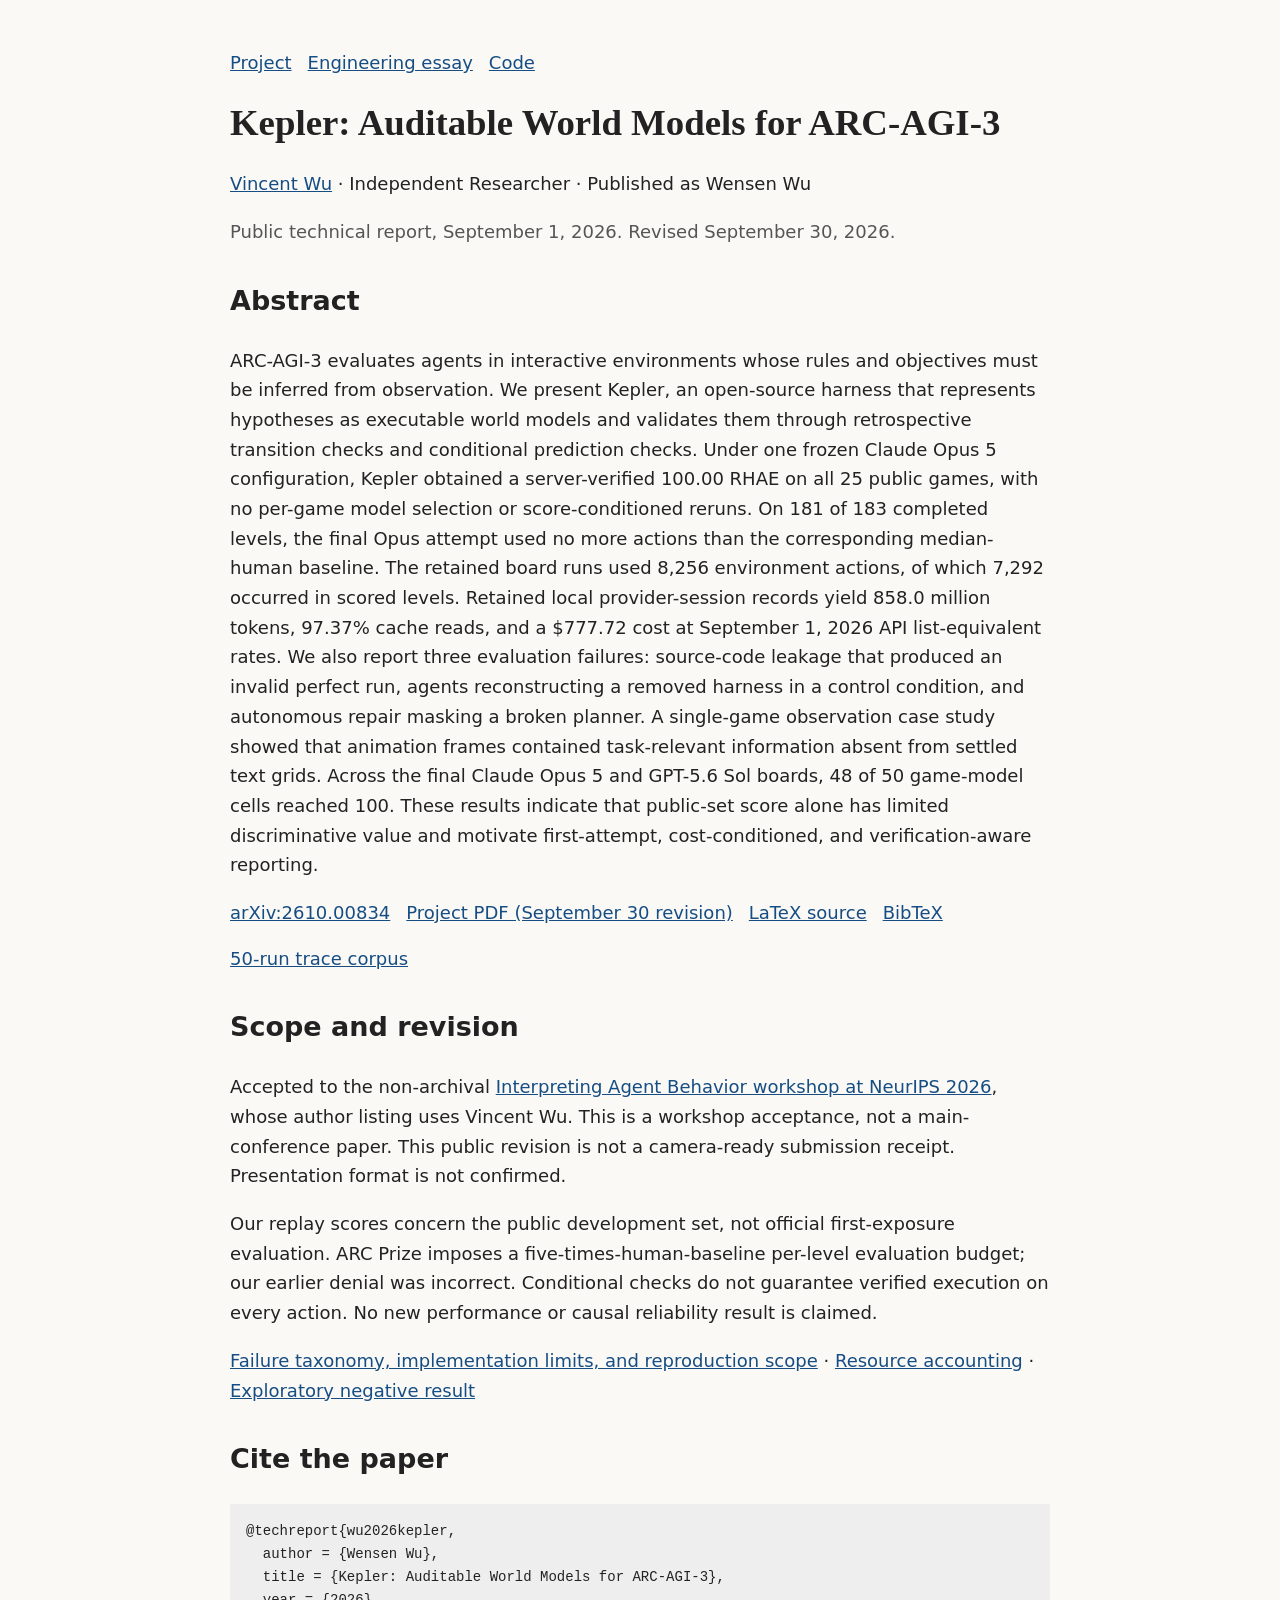
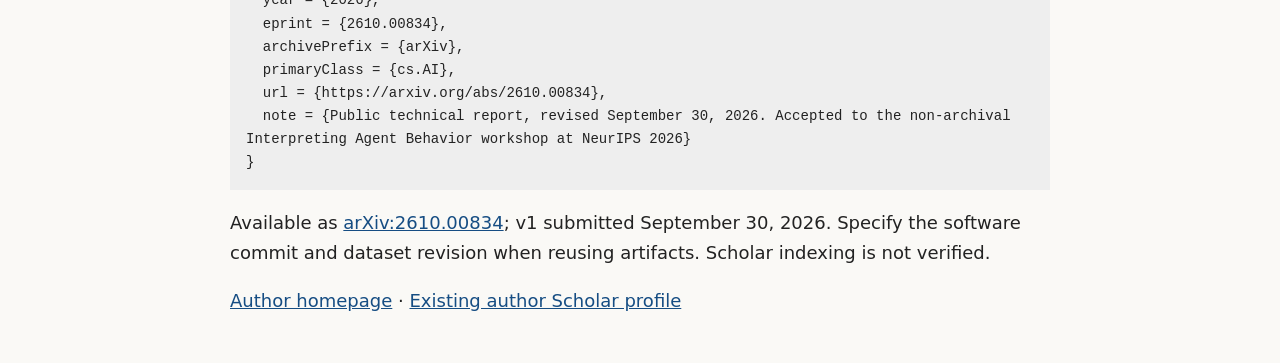
<file: blog/site/paper/index.html>
<!doctype html>
<html lang="en"><head><meta charset="utf-8">
<meta name="viewport" content="width=device-width,initial-scale=1">
<title>Kepler: Auditable World Models for ARC-AGI-3 | Vincent Wu</title>
<link rel="canonical" href="https://kepler-harness.vercel.app/paper/">
<meta name="citation_title" content="Kepler: Auditable World Models for ARC-AGI-3">
<meta name="citation_author" content="Wensen Wu">
<meta name="citation_publication_date" content="2026/09/01">
<meta name="citation_pdf_url" content="https://kepler-harness.vercel.app/paper/kepler.pdf">
<meta name="description" content="Executable world models, replay evidence, and documented evaluation failures. Public technical report by Vincent Wu, published as Wensen Wu.">
<meta property="og:type" content="article">
<meta property="og:title" content="Kepler: Auditable World Models for ARC-AGI-3">
<meta property="og:description" content="Executable world models, replay evidence, and documented evaluation failures. Public technical report by Vincent Wu, published as Wensen Wu.">
<meta property="og:url" content="https://kepler-harness.vercel.app/paper/">
<meta property="og:image" content="https://kepler-harness.vercel.app/og.png">
<meta name="twitter:card" content="summary_large_image">
<meta name="twitter:title" content="Kepler: Auditable World Models for ARC-AGI-3">
<meta name="twitter:description" content="Executable world models, replay evidence, and documented evaluation failures. Public technical report by Vincent Wu, published as Wensen Wu.">
<meta name="twitter:image" content="https://kepler-harness.vercel.app/og.png">
<style>body{max-width:820px;margin:3rem auto;padding:0 1.25rem;font:18px/1.65 system-ui;color:#222;background:#faf9f6}h1{font:600 2.3rem/1.15 Georgia,serif}a{color:#164d83}nav{display:flex;flex-wrap:wrap;gap:1rem}pre{padding:1rem;background:#eee;white-space:pre-wrap;overflow-wrap:anywhere;font-size:14px}.meta{color:#555}h2{margin-top:2rem}</style>
</head><body>
<nav><a href="/">Project</a><a href="https://www.wensenwu.com/thoughts/kepler">Engineering essay</a><a href="https://github.com/Cveinnt/kepler">Code</a></nav>
<h1>Kepler: Auditable World Models for ARC-AGI-3</h1><p><a href="https://www.wensenwu.com/about">Vincent Wu</a> · Independent Researcher · Published as Wensen Wu</p>
<p class="meta">Public technical report, September 1, 2026. Revised September 30, 2026.</p>
<h2>Abstract</h2><p>ARC-AGI-3 evaluates agents in interactive environments whose rules and objectives must be inferred from observation. We present Kepler, an open-source harness that represents hypotheses as executable world models and validates them through retrospective transition checks and conditional prediction checks. Under one frozen Claude Opus 5 configuration, Kepler obtained a server-verified 100.00 RHAE on all 25 public games, with no per-game model selection or score-conditioned reruns. On 181 of 183 completed levels, the final Opus attempt used no more actions than the corresponding median-human baseline. The retained board runs used 8,256 environment actions, of which 7,292 occurred in scored levels. Retained local provider-session records yield 858.0 million tokens, 97.37% cache reads, and a $777.72 cost at September 1, 2026 API list-equivalent rates. We also report three evaluation failures: source-code leakage that produced an invalid perfect run, agents reconstructing a removed harness in a control condition, and autonomous repair masking a broken planner. A single-game observation case study showed that animation frames contained task-relevant information absent from settled text grids. Across the final Claude Opus 5 and GPT-5.6 Sol boards, 48 of 50 game-model cells reached 100. These results indicate that public-set score alone has limited discriminative value and motivate first-attempt, cost-conditioned, and verification-aware reporting.</p>
<nav><a href="https://arxiv.org/abs/2610.00834">arXiv:2610.00834</a><a href="kepler.pdf">Project PDF (September 30 revision)</a><a href="kepler-latex.zip">LaTeX source</a><a href="kepler.bib">BibTeX</a><a href="https://huggingface.co/datasets/cveinnt/kepler-arc-agi-3-traces">50-run trace corpus</a></nav>
<h2>Scope and revision</h2>
<p>Accepted to the non-archival <a href="https://iab-agents.github.io/accepted-papers/">Interpreting Agent Behavior workshop at NeurIPS 2026</a>, whose author listing uses Vincent Wu. This is a workshop acceptance, not a main-conference paper. This public revision is not a camera-ready submission receipt. Presentation format is not confirmed.</p>
<p>Our replay scores concern the public development set, not official first-exposure evaluation. ARC Prize imposes a five-times-human-baseline per-level evaluation budget; our earlier denial was incorrect. Conditional checks do not guarantee verified execution on every action. No new performance or causal reliability result is claimed.</p>
<p><a href="https://github.com/Cveinnt/kepler/blob/main/docs/evidence-boundaries.md">Failure taxonomy, implementation limits, and reproduction scope</a> · <a href="https://github.com/Cveinnt/kepler/blob/main/docs/resource-comparison.md">Resource accounting</a> · <a href="https://github.com/Cveinnt/kepler/blob/main/docs/research-followups.md">Exploratory negative result</a></p>
<h2>Cite the paper</h2><pre>@techreport{wu2026kepler,
  author = {Wensen Wu},
  title = {Kepler: Auditable World Models for ARC-AGI-3},
  year = {2026},
  eprint = {2610.00834},
  archivePrefix = {arXiv},
  primaryClass = {cs.AI},
  url = {https://arxiv.org/abs/2610.00834},
  note = {Public technical report, revised September 30, 2026. Accepted to the non-archival Interpreting Agent Behavior workshop at NeurIPS 2026}
}
</pre>
<p>Available as <a href="https://arxiv.org/abs/2610.00834">arXiv:2610.00834</a>; v1 submitted September 30, 2026. Specify the software commit and dataset revision when reusing artifacts. Scholar indexing is not verified.</p>
<p><a href="https://www.wensenwu.com/">Author homepage</a> · <a href="https://scholar.google.com/citations?user=9MXpr74AAAAJ&amp;hl=en">Existing author Scholar profile</a></p>
</body></html>
</file>
